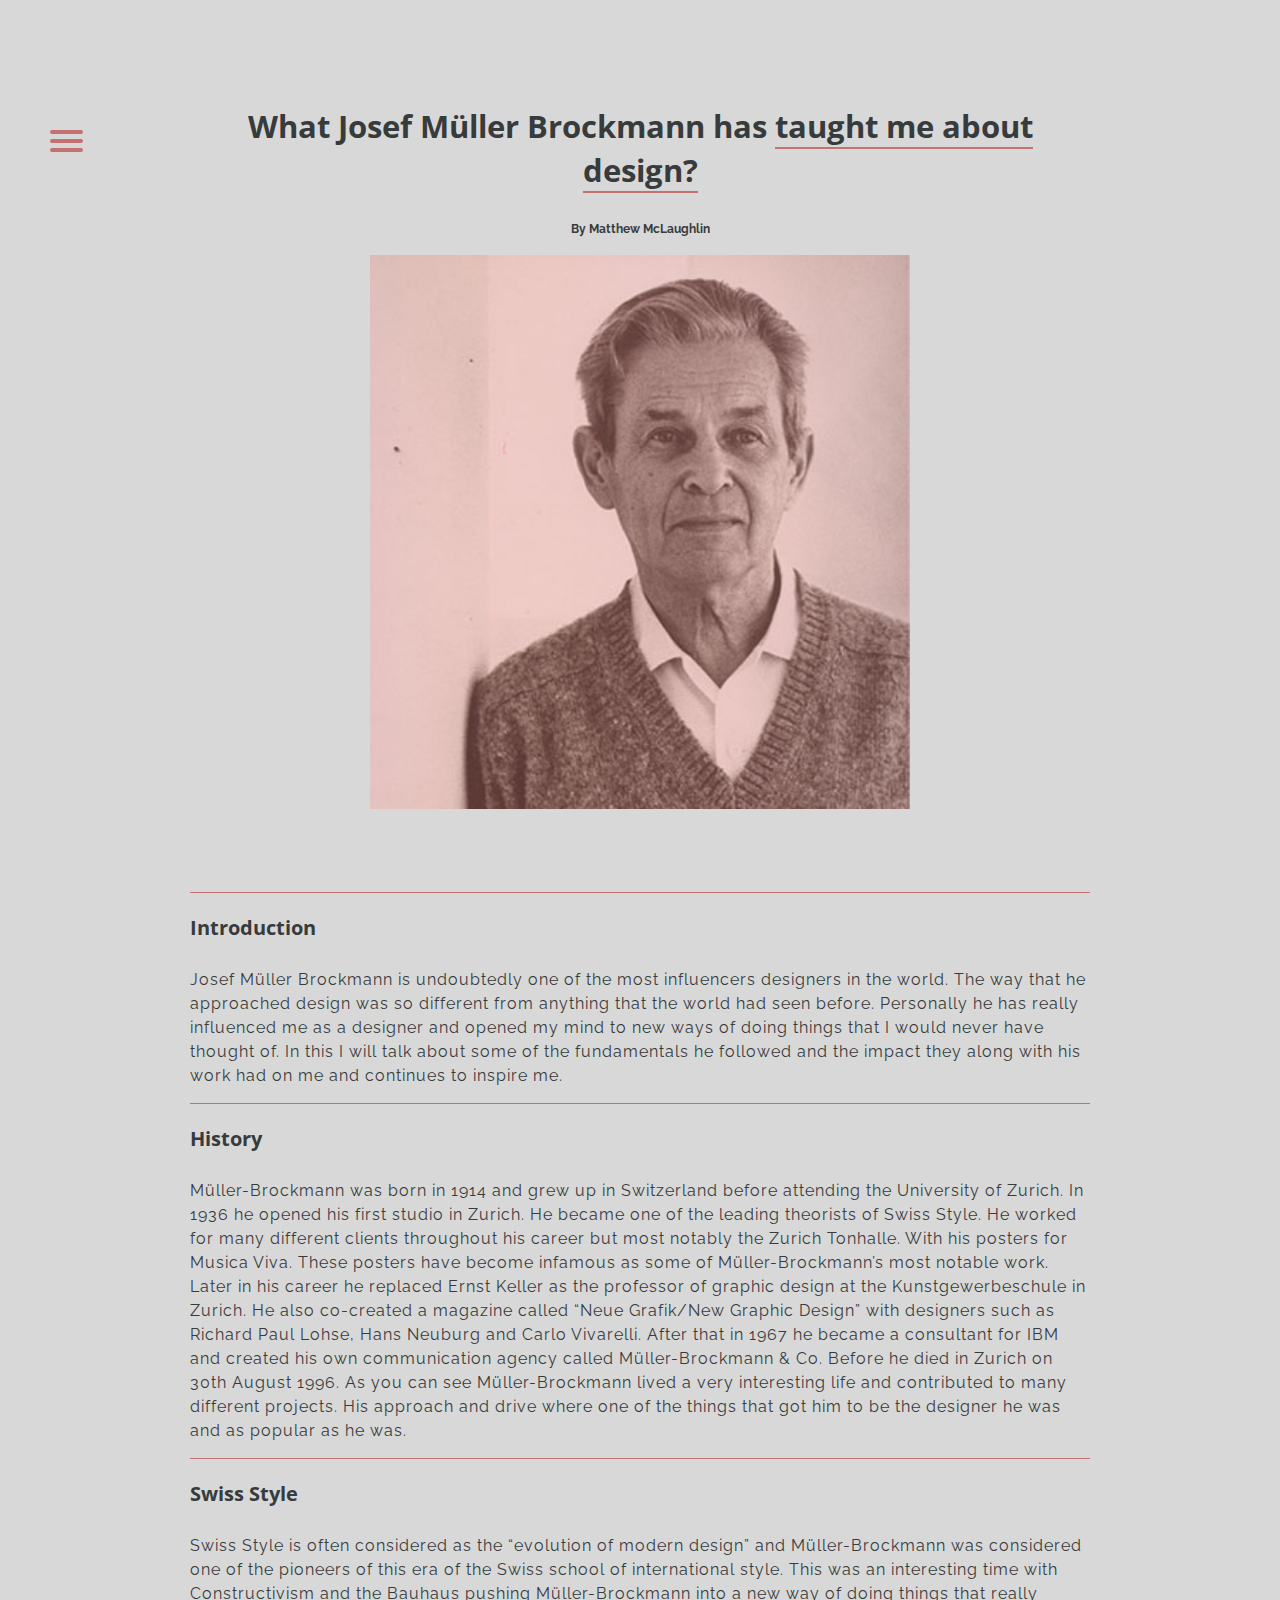
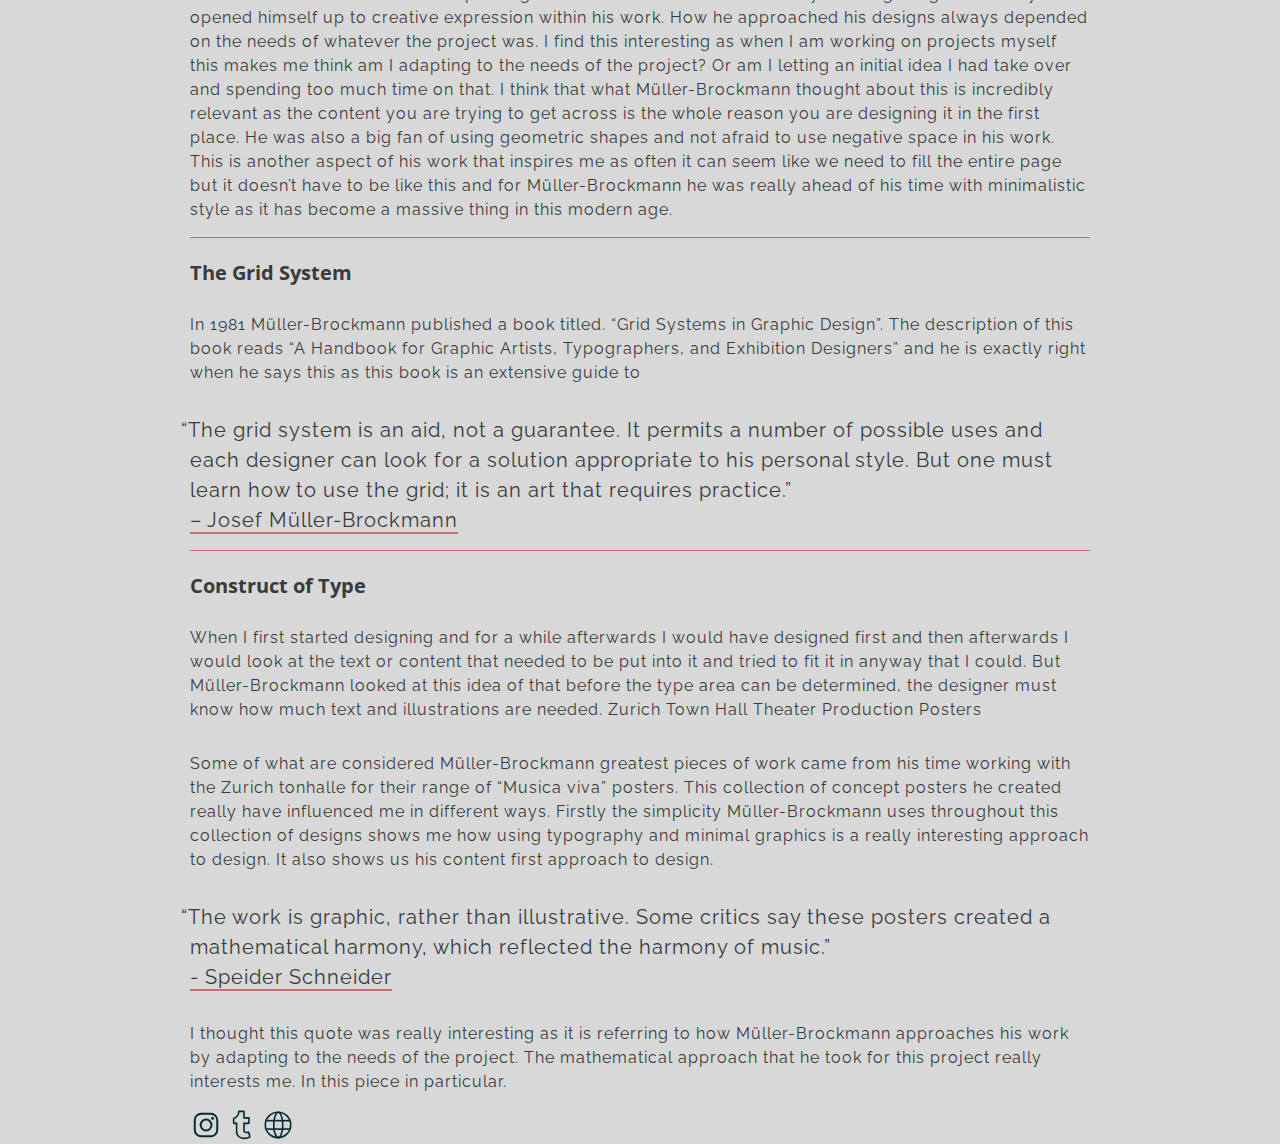
<file: index.html>
<!DOCTYPE html>
<html lang="en">

<head>
    <meta charset="UTF-8">
    <meta name="author" content="Matthew McLaughlin">
    <title>What Josef Müller Brockmann has taught me about design?</title>
    <link rel="stylesheet" href="style.css" type="text/css">
    <link href="https://fonts.googleapis.com/css?family=Open+Sans:700|Raleway&display=swap" rel="stylesheet">
</head>

<body id="top">
    <div class="desktop_nav">
        <nav>
            <ul>
                <li><a href="#introduction">Introduction</a></li>
                <li><a href="#history">History</a></li>
                <li><a href="#swiss-style">Swiss Style</a></li>
                <li><a href="#grid-system">The Grid System</a></li>
                <li><a href="#construct_of_type">Construct of Type</a></li>
                <li><a href="#zurich-town-hall">Zurich Town Hall</a></li>
                <li><a href="#conclusion">Conclusion</a></li>
                <li><a href="#bibliography">Bibliography</a></li>

            </ul>
        </nav>
    </div>

    <!------------ START OF MOBILE NAV ------------>

    <div class="mobile_nav">

        <nav role="navigation">
            <div id="menuToggle">
                <!--
    A fake / hidden checkbox is used as click reciever,
    so you can use the :checked selector on it.
    -->
                <input type="checkbox" />

                <!--
    Some spans to act as a hamburger.
    
    They are acting like a real hamburger,
    not that McDonalds stuff.
    -->
                <span></span>
                <span></span>
                <span></span>

                <!--
    Too bad the menu has to be inside of the button
    but hey, it's pure CSS magic.
    -->
                <ul id="menu">
                    <li><a href="#introduction">Introduction</a></li>
                    <li><a href="#history">History</a></li>
                    <li><a href="#swiss-style">Swiss Style</a></li>
                    <li><a href="#grid-system">The Grid System</a></li>
                    <li><a href="#construct_of_type">Construct of Type</a></li>
                    <li><a href="#zurich-town-hall">Zurich Town Hall</a></li>
                    <li><a href="#conclusion">Conclusion</a></li>
                    <li><a href="#bibliography">Bibliography</a></li>
                </ul>
            </div>
        </nav>

    </div>

    <!------------ END OF MOBILE NAV ------------>

    <!------------ BACK TO TOP BUTTON ------------>

    <div class="back_to_top">
        <a href="#top"><img src="images/up_button.svg"></a>
    </div>

    <div class="container">
        <section class="main">
            <article>

                <h1>What Josef Müller Brockmann has <span> taught me about design?</span></h1>
                <h3>By <a>Matthew McLaughlin</a></h3>
                <div class="potrait">
                    <img src="images/potrait.jpg">
                </div>
                <section id="introduction">
                    <h2>Introduction</h2>

                    <p>Josef Müller Brockmann is undoubtedly one of the most influencers designers in the world. The way that he approached design was so different from anything that the world had seen before. Personally he has really influenced me as a designer and opened my mind to new ways of doing things that I would never have thought of. In this I will talk about some of the fundamentals he followed and the impact they along with his work had on me and continues to inspire me.</p>
                </section>

                <h2>History</h2>

                <p>Müller-Brockmann was born in 1914 and grew up in Switzerland before attending the University of Zurich. In 1936 he opened his first studio in Zurich. He became one of the leading theorists of Swiss Style. He worked for many different clients throughout his career but most notably the Zurich Tonhalle. With his posters for Musica Viva. These posters have become infamous as some of Müller-Brockmann’s most notable work. Later in his career he replaced Ernst Keller as the professor of graphic design at the Kunstgewerbeschule in Zurich. He also co-created a magazine called “Neue Grafik/New Graphic Design” with designers such as Richard Paul Lohse, Hans Neuburg and Carlo Vivarelli. After that in 1967 he became a consultant for IBM and created his own communication agency called Müller-Brockmann &amp; Co. Before he died in Zurich on 30th August 1996. As you can see Müller-Brockmann lived a very interesting life and contributed to many different projects. His approach and drive where one of the things that got him to be the designer he was and as popular as he was.</p>

                <h2>Swiss Style</h2>

                <p>Swiss Style is often considered as the “evolution of modern design” and Müller-Brockmann was considered one of the pioneers of this era of the Swiss school of international style. This was an interesting time with Constructivism and the Bauhaus pushing Müller-Brockmann into a new way of doing things that really opened himself up to creative expression within his work. How he approached his designs always depended on the needs of whatever the project was. I find this interesting as when I am working on projects myself this makes me think am I adapting to the needs of the project? Or am I letting an initial idea I had take over and spending too much time on that. I think that what Müller-Brockmann thought about this is incredibly relevant as the content you are trying to get across is the whole reason you are designing it in the first place. He was also a big fan of using geometric shapes and not afraid to use negative space in his work. This is another aspect of his work that inspires me as often it can seem like we need to fill the entire page but it doesn’t have to be like this and for Müller-Brockmann he was really ahead of his time with minimalistic style as it has become a massive thing in this modern age.</p>

                <h2>The Grid System</h2>

                <p>In 1981 Müller-Brockmann published a book titled. “Grid Systems in Graphic Design”. The description of this book reads “A Handbook for Graphic Artists, Typographers, and Exhibition Designers” and he is exactly right when he says this as this book is an extensive guide to </p>

                <blockquote>
                    <p>“The grid system is an aid, not a guarantee. It permits a number of possible uses and each designer can look for a solution appropriate to his personal style. But one must learn how to use the grid; it is an art that requires practice.”<br> <span class="quote_author"> – Josef Müller-Brockmann</span></p>
                </blockquote>

                <h2>Construct of Type</h2>

                <p>When I first started designing and for a while afterwards I would have designed first and then afterwards I would look at the text or content that needed to be put into it and tried to fit it in anyway that I could. But Müller-Brockmann looked at this idea of that before the type area can be determined, the designer must know how much text and illustrations are needed.
                    Zurich Town Hall Theater Production Posters</p>

                <p>Some of what are considered Müller-Brockmann greatest pieces of work came from his time working with the Zurich tonhalle for their range of “Musica viva” posters. This collection of concept posters he created really have influenced me in different ways. Firstly the simplicity Müller-Brockmann uses throughout this collection of designs shows me how using typography and minimal graphics is a really interesting approach to design. It also shows us his content first approach to design.</p>

                <blockquote>
                    <p>“The work is graphic, rather than illustrative. Some critics say these posters created a mathematical harmony, which reflected the harmony of music.” <br> <span class="quote_author"> - Speider Schneider</span></p>
                </blockquote>

                <p>I thought this quote was really interesting as it is referring to how Müller-Brockmann approaches his work by adapting to the needs of the project. The mathematical approach that he took for this project really interests me. In this piece in particular.</p>

            </article>
        </section>

        <footer>
            <div class="icon-buttons">
                <a href=""></a><img src="images/icons/instagram.svg" alt="Instagram">
                <a href=""></a><img src="images/icons/tumblr.svg" alt="Tumblr">
                <a href=""></a><img src="images/icons/web.svg" alt="Website">
            </div>
        </footer>
    </div>
</body>

</html>
</file>
<file: style.css>
/*---------- CSS RESET ----------*/
* {
    padding: 0px;
    margin: 0px;
    font-size: 100%;
    line-height: 1em;
}

/*---------- MAIN STYLING ----------*/

html {
    scroll-behavior: smooth;
}

::selection {
    background: #C67171;
}

body {
    background: #D8D8D8;
}

.container {
    margin: auto;
    width: 80%;
    max-width: 600px;
    margin: auto;
    background: #D8D8D8;
    color: #373b3c;
}

/*---------- TYPOGRAPHY ----------*/
h1 {
    font-size: 1.953em;
    font-family: 'Open Sans', sans-serif;
    text-align: center;
    width: 100%;
    padding: 25px 0 30px 0;
    color: #373b3c;
    line-height: 1.4;
}

h2 {
    font-family: 'Open Sans', sans-serif;
    font-size: 1.25em;
    padding: 25px 0 15px 0;
    border-top: 1px solid #C67171;
}

h3 {
    text-align: center;
    font-family: 'Raleway', sans-serif;
    font-size: 0.75em;
    padding-bottom: 20px;
}



p {
    font-family: 'Raleway', sans-serif;
    padding: 15px 0;
    letter-spacing: 1px;
    line-height: 1.5;
}

blockquote {
    font-size: 1.25em;
    text-indent: -0.45em;
}

/*-------------- NAV BAR ----------------*/
.desktop_nav nav {
    font-family: 'Open Sans', sans-serif;
    position: fixed;
    top: 7.5em;
    left: 4em;
    margin: 0;
    width: 20%;
    border: 2px solid #C67171;
    padding: 1em 0;
    font-size: 0.85em;
}

.desktop_nav nav ul {
    margin: auto;
    text-align: center;
    letter-spacing: 1px;
}

.desktop_nav nav ul li {
    display: block;
    margin: 20px;
}

.desktop_nav nav a {
    color: #373b3c;
    text-decoration: none;
}

.desktop_nav nav a:hover {
    border-bottom: none;
    color: #C67171;
}

.desktop_nav nav a:active {
    border-bottom: 1px #b7bbbe;
}

.mobile_nav {
    display: none;
}

/*---------- SECTION ----------*/

section {
    margin: auto;
    max-width: 1000px;
    margin-top: 5em;
}

/*---------- ICONS ----------*/

.icon-buttons {
    margin: 0 auto;
}

.icon-buttons img {
    width: 2em;
}

.icon-buttons img:hover {
    color: #C67171;
}

/*---------- IMAGES ----------*/

.potrait {
    display: block;
    text-align: center;
}

.potrait img {
    width: 60%;
}

.main span {
    border-bottom: 2px solid #C67171;
}

.main a:hover {
    border-bottom: 1px solid #C67171;
}

.quote_author {
    border-bottom: 1px solid #C67171;
}

.back_to_top {
    position: fixed;
    left: 0;
    bottom: 0;
    padding-left: 180px;
    padding-bottom: 150px;
}

.back_to_top img {
    width: 2em;
}

/*---------------- MEDIA SCREENS --------------------*/

@media (max-width:1300px) {

    .desktop_nav {
        display: none;
    }

    .mobile_nav {
        display: block;
        position: fixed;
        width: 100px;
        height: 100%;
        left: 0;
        background-color: #D8D8D8;
    }

    #menuToggle {
        display: block;
        position: relative;
        top: 50px;
        left: 50px;

        z-index: 1;

        -webkit-user-select: none;
        user-select: none;
    }

    #menuToggle a {
        text-decoration: none;
        color: #232323;

        transition: color 0.3s ease;
    }

    #menuToggle a:hover {
        color: #C67171;
    }


    #menuToggle input {
        display: block;
        width: 40px;
        height: 32px;
        position: absolute;
        top: -7px;
        left: -5px;

        cursor: pointer;

        opacity: 0;
        /* hide this */
        z-index: 2;
        /* and place it over the hamburger */

        -webkit-touch-callout: none;
    }

    /*
 * Just a quick hamburger
 */
    #menuToggle span {
        display: block;
        width: 33px;
        height: 4px;
        margin-bottom: 5px;
        position: relative;

        background: #C67171;
        border-radius: 3px;

        z-index: 1;

        transform-origin: 4px 0px;

        transition: transform 0.5s cubic-bezier(0.77, 0.2, 0.05, 1.0),
            background 0.5s cubic-bezier(0.77, 0.2, 0.05, 1.0),
            opacity 0.55s ease;
    }

    #menuToggle span:first-child {
        transform-origin: 0% 0%;
    }

    #menuToggle span:nth-last-child(2) {
        transform-origin: 0% 100%;
    }

    /* 
 * Transform all the slices of hamburger
 * into a crossmark.
 */
    #menuToggle input:checked ~ span {
        opacity: 1;
        transform: rotate(45deg) translate(-2px, -1px);
        background: #232323;
    }

    /*
 * But let's hide the middle one.
 */
    #menuToggle input:checked ~ span:nth-last-child(3) {
        opacity: 0;
        transform: rotate(0deg) scale(0.2, 0.2);
    }

    /*
 * Ohyeah and the last one should go the other direction
 */
    #menuToggle input:checked ~ span:nth-last-child(2) {
        transform: rotate(-45deg) translate(0, -1px);
    }

    /*
 * Make this absolute positioned
 * at the top left of the screen
 */
    #menu {
        position: absolute;
        width: 300px;
        margin: -100px 0 0 -50px;
        padding: 50px;
        padding-top: 125px;
        background: #D8D8D8;
        list-style-type: none;
        -webkit-font-smoothing: antialiased;
        /* to stop flickering of text in safari */

        transform-origin: 0% 0%;
        transform: translate(-100%, 0);

        transition: transform 0.5s cubic-bezier(0.77, 0.2, 0.05, 1.0);
    }

    #menu li {
        padding: 10px 0;
        font-size: 22px;
        font-family: 'Open Sans', sans-serif;
    }

    /*
 * And let's slide it in from the left
 */
    #menuToggle input:checked ~ ul {
        transform: none;
    }

    .container {
        max-width: 900px;
    }
}

@media (max-width:81.25em) {
    .back_to_top {
        display: none;
    }

    .container {
        width: 75%;
        margin: 0 auto;

    }
}
</file>
